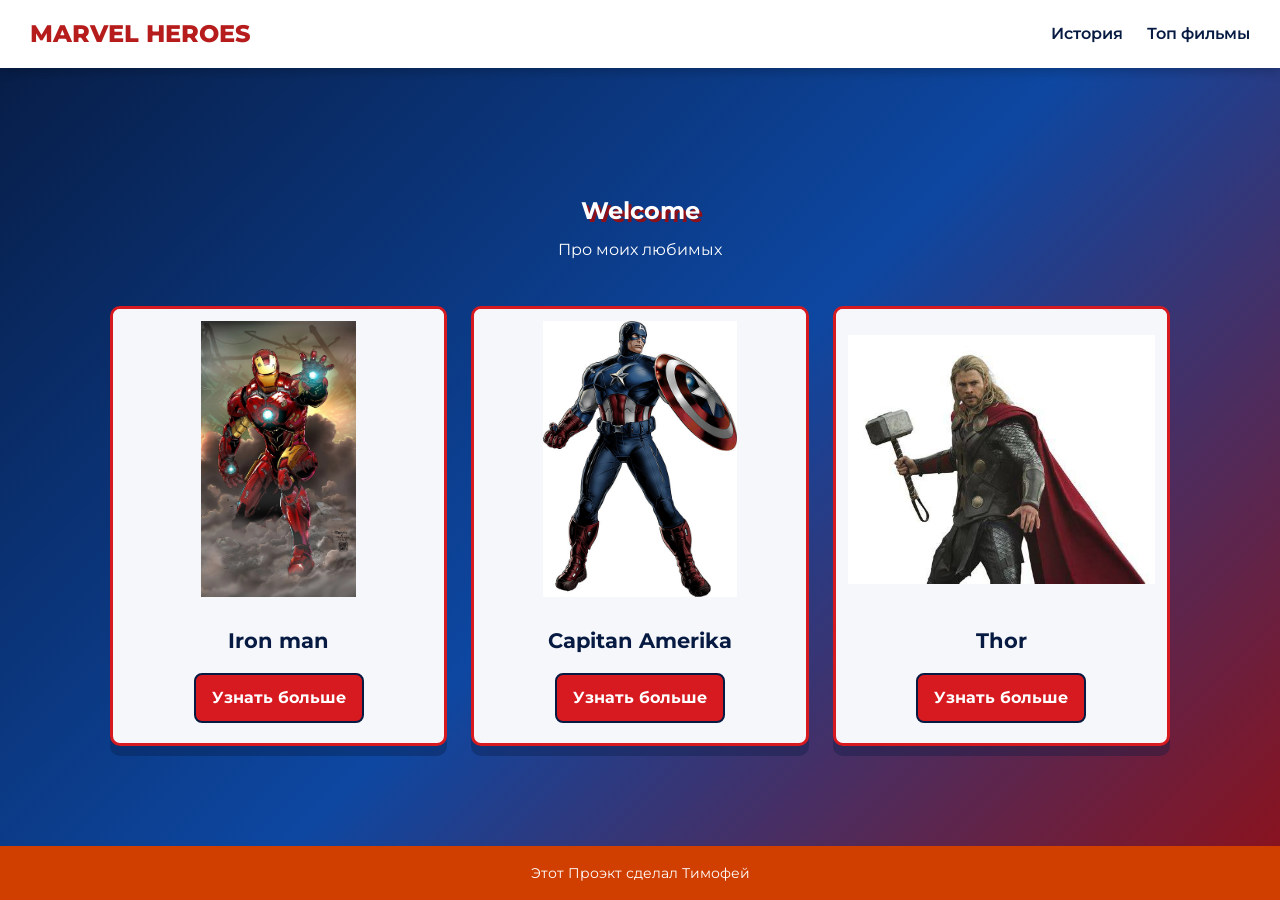
<file: index.html>
<!DOCTYPE html>
<html lang="en">

<head>
    <meta charset="UTF-8">
    <meta name="viewport" content="width=device-width, initial-scale=1.0">
    <title>Marvel Heroes</title>
    <link rel="stylesheet" href="style.css">
</head>

<body>
    <header>
        <a href="index.html" class="logo">Marvel Heroes</a>
        <nav class="nav">
            <a href="history.html">История</a>
            <a href="top.html">Топ фильмы</a>
        </nav>
    </header>
    <main>
        <section class="hero-section">
            <h1>Welcome</h1>
            <p class="hero-subtitle">Про моих любимых </p>
        </section>
        <section class="heroes-page-content">
            <div class="heroes-grid">
                <article class="hero-mini">
                    <div class="hero-mini-image">
                        <img src="img/IronMan2.webp" alt="ironman">
                    </div>
                    <h3>Iron man</h3>
                    <a href="ironman.html" class="button">
                        Узнать больше
                    </a>
                </article>
                <article class="hero-mini">
                    <div class="hero-mini-image">
                        <img src="img/Captain-America-Marvel-Comics-Avengers-Steve-Rogers-r.jpg" alt="captain">
                    </div>
                    <h3>Capitan Amerika</h3>
                    <a href="captain.html" class="button">
                        Узнать больше
                    </a>
                </article>
                <article class="hero-mini">
                    <div class="hero-mini-image">
                        <img src="img/OIP.jpg" alt="Thor">
                    </div>
                    <h3>Thor</h3>
                    <a href="thor.html" class="button">
                        Узнать больше
                    </a>
                </article>
            </div>
        </section>
    </main>
    <footer>
        <p>Этот Проэкт сделал Тимофей</p>
    </footer>
</body>

</html>
</file>
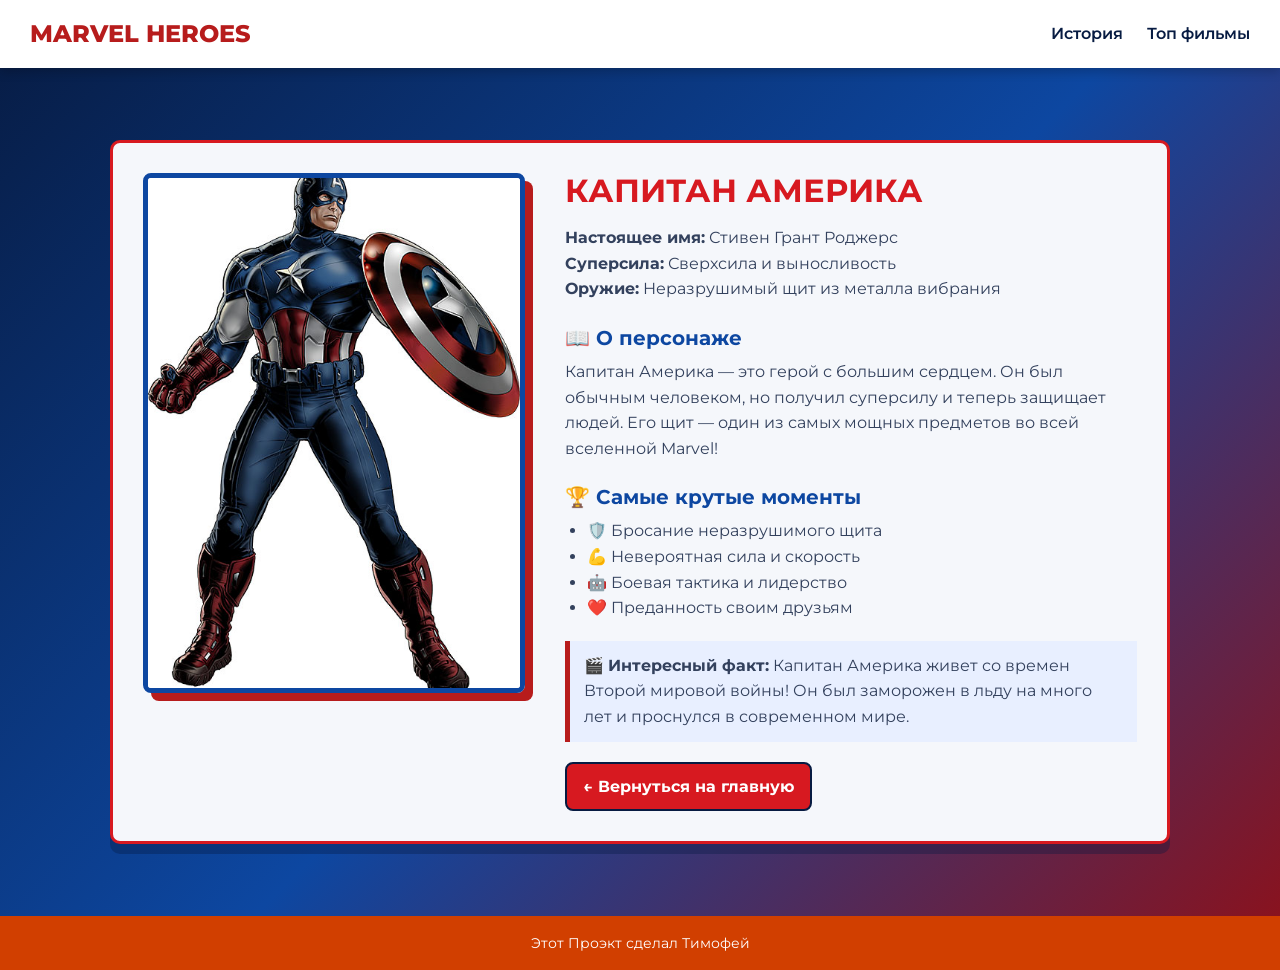
<file: captain.html>
<!DOCTYPE html>
<html lang="en">

<head>
    <meta charset="UTF-8">
    <meta name="viewport" content="width=device-width, initial-scale=1.0">
    <title>Marvel Heroes</title>
    <link rel="stylesheet" href="style.css">
</head>

<body>
    <header>
        <a href="index.html" class="logo">Marvel Heroes</a>
        <nav class="nav">
            <a href="history.html">История</a>
            <a href="top.html">Топ фильмы</a>
        </nav>
    </header>
    <main>
        <section class="hero-detail">
            <div class="hero-detail-container">
                <div class="hero-detail-image">
                    <img src="img/Captain-America-Marvel-Comics-Avengers-Steve-Rogers-r.jpg" alt="captain">
                </div>
                <div class="hero-detail-content">
                    <h1>КАПИТАН АМЕРИКА</h1>
                    <p><strong>Настоящее имя:</strong> Стивен Грант Роджерс</p>
                    <p><strong>Суперсила:</strong> Сверхсила и выносливость</p>
                    <p><strong>Оружие:</strong> Неразрушимый щит из металла вибрания</p>
                    
                    <h2>📖 О персонаже</h2>
                    <p>Капитан Америка — это герой с большим сердцем. Он был обычным человеком, но получил суперсилу и теперь защищает людей. Его щит — один из самых мощных предметов во всей вселенной Marvel!</p>
                    
                    <h2>🏆 Самые крутые моменты</h2>
                    <ul>
                        <li>🛡️ Бросание неразрушимого щита</li>
                        <li>💪 Невероятная сила и скорость</li>
                        <li>🤖 Боевая тактика и лидерство</li>
                        <li>❤️ Преданность своим друзьям</li>
                    </ul>
                    
                    <p class="fun-fact">🎬 <strong>Интересный факт:</strong> Капитан Америка живет со времен Второй мировой войны! Он был заморожен в льду на много лет и проснулся в современном мире.</p>
                    
                    <a href="index.html" class="button">← Вернуться на главную</a>
                </div>


            </div>
        </section>
    </main>
    <footer>
        <p>Этот Проэкт сделал Тимофей</p>
    </footer>
</body>

</html>
</file>
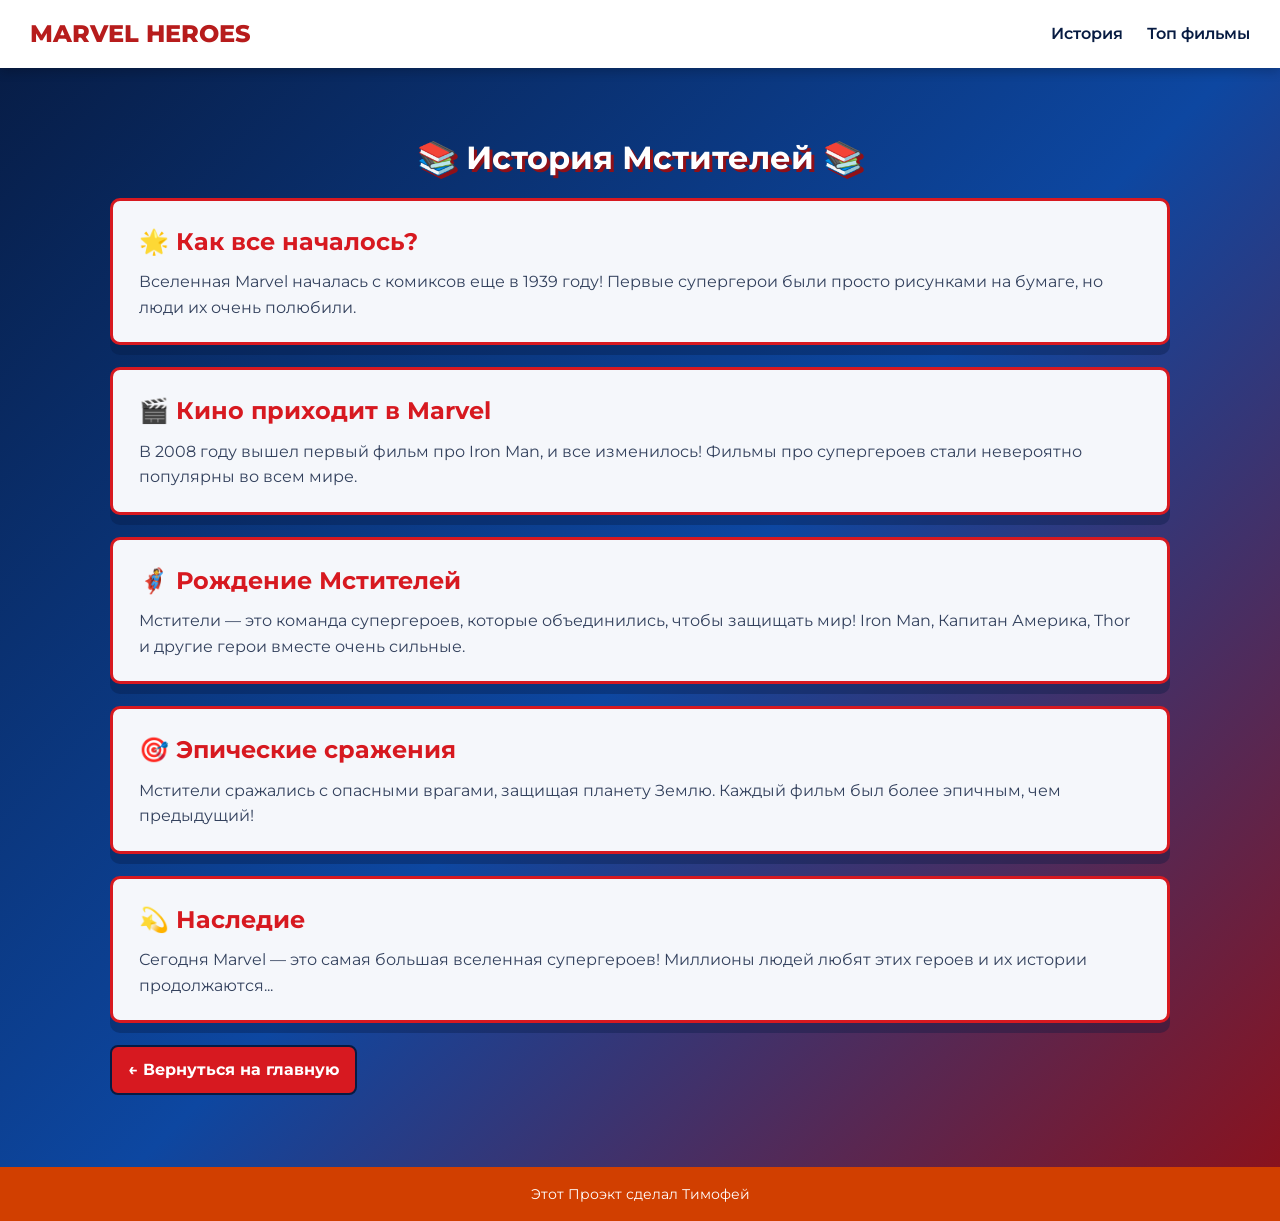
<file: history.html>
<!DOCTYPE html>
<html lang="en">

<head>
    <meta charset="UTF-8">
    <meta name="viewport" content="width=device-width, initial-scale=1.0">
    <title>Marvel Heroes</title>
    <link rel="stylesheet" href="style.css">
</head>

<body>
    <header>
        <a href="index.html" class="logo">Marvel Heroes</a>
        <nav class="nav">
            <a href="history.html">История</a>
            <a href="top.html">Топ фильмы</a>
        </nav>
    </header>
    <main>
        <h1>📚 История Мстителей 📚</h1>

        <div class="history-card">
            <h2>🌟 Как все началось?</h2>
            <p>Вселенная Marvel началась с комиксов еще в 1939 году! Первые супергерои были просто рисунками на бумаге,
                но люди их очень полюбили.</p>
        </div>

        <div class="history-card">
            <h2>🎬 Кино приходит в Marvel</h2>
            <p>В 2008 году вышел первый фильм про Iron Man, и все изменилось! Фильмы про супергероев стали невероятно
                популярны во всем мире.</p>
        </div>

        <div class="history-card">
            <h2>🦸 Рождение Мстителей</h2>
            <p>Мстители — это команда супергероев, которые объединились, чтобы защищать мир! Iron Man, Капитан Америка,
                Thor и другие герои вместе очень сильные.</p>
        </div>

        <div class="history-card">
            <h2>🎯 Эпические сражения</h2>
            <p>Мстители сражались с опасными врагами, защищая планету Землю. Каждый фильм был более эпичным, чем
                предыдущий!</p>
        </div>

        <div class="history-card">
            <h2>💫 Наследие</h2>
            <p>Сегодня Marvel — это самая большая вселенная супергероев! Миллионы людей любят этих героев и их истории
                продолжаются...</p>
        </div>

        <a href="index.html" class="button">← Вернуться на главную</a>
    </main>
    <footer>
        <p>Этот Проэкт сделал Тимофей</p>
    </footer>
</body>

</html>
</file>
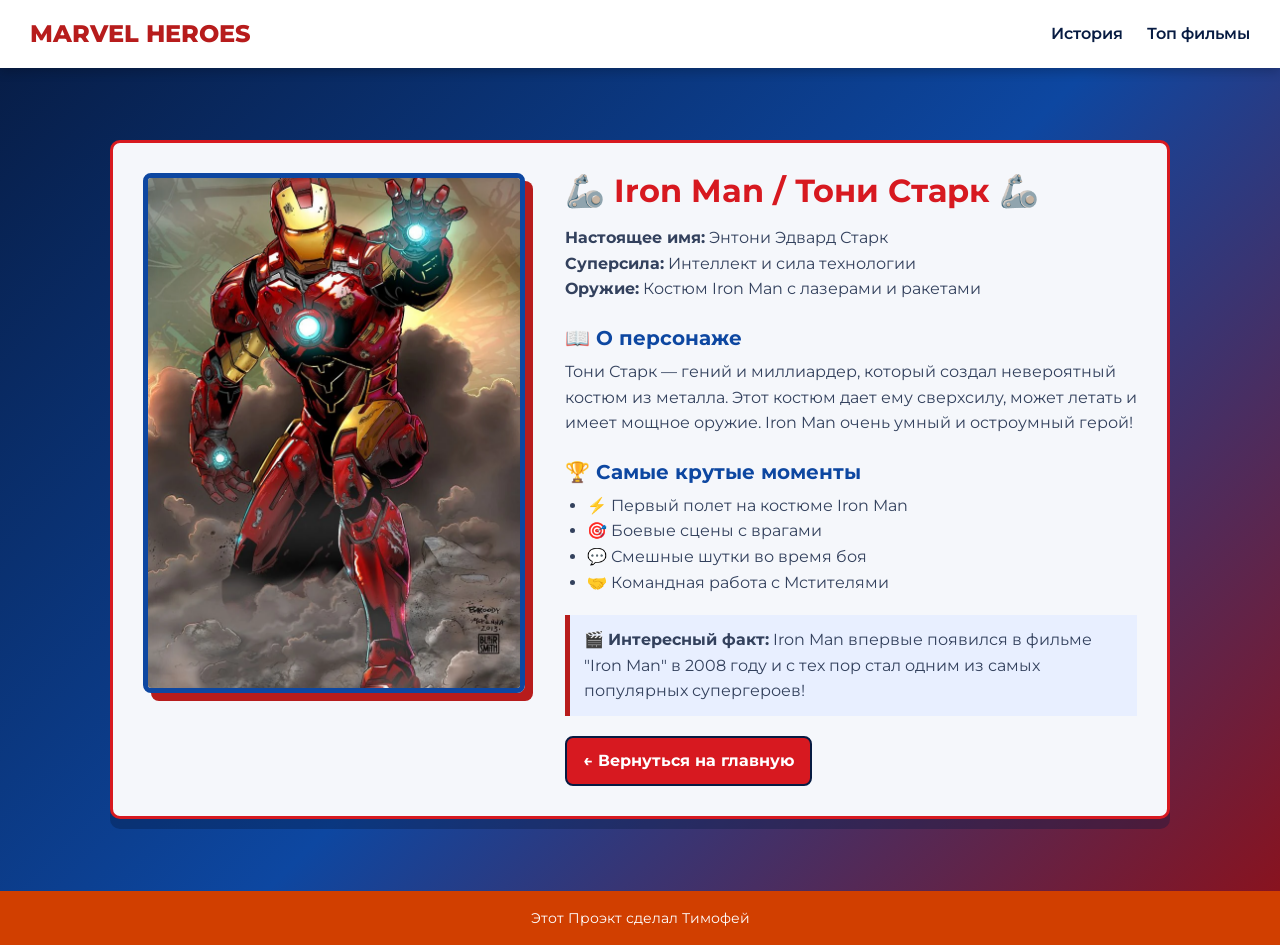
<file: ironman.html>
<!DOCTYPE html>
<html lang="en">

<head>
    <meta charset="UTF-8">
    <meta name="viewport" content="width=device-width, initial-scale=1.0">
    <title>Marvel Heroes</title>
    <link rel="stylesheet" href="style.css">
</head>

<body>
    <header>
        <a href="index.html" class="logo">Marvel Heroes</a>
        <nav class="nav">
            <a href="history.html">История</a>
            <a href="top.html">Топ фильмы</a>
        </nav>
    </header>
    <main>
        <section class="hero-detail">
            <div class="hero-detail-container">
                <div class="hero-detail-image">
                    <img src="img/IronMan2.webp" alt="ironman">
                </div>
                <div class="hero-detail-content">
                    <h1>🦾 Iron Man / Тони Старк 🦾</h1>
                    <p><strong>Настоящее имя:</strong> Энтони Эдвард Старк</p>
                    <p><strong>Суперсила:</strong> Интеллект и сила технологии</p>
                    <p><strong>Оружие:</strong> Костюм Iron Man с лазерами и ракетами</p>
                    
                    <h2>📖 О персонаже</h2>
                    <p>Тони Старк — гений и миллиардер, который создал невероятный костюм из металла. Этот костюм дает ему сверхсилу, может летать и имеет мощное оружие. Iron Man очень умный и остроумный герой!</p>
                    
                    <h2>🏆 Самые крутые моменты</h2>
                    <ul>
                        <li>⚡ Первый полет на костюме Iron Man</li>
                        <li>🎯 Боевые сцены с врагами</li>
                        <li>💬 Смешные шутки во время боя</li>
                        <li>🤝 Командная работа с Мстителями</li>
                    </ul>
                    
                    <p class="fun-fact">🎬 <strong>Интересный факт:</strong> Iron Man впервые появился в фильме "Iron Man" в 2008 году и с тех пор стал одним из самых популярных супергероев!</p>
                    
                    <a href="index.html" class="button">← Вернуться на главную</a>
                </div>


            </div>
        </section>
    </main>
    <footer>
        <p>Этот Проэкт сделал Тимофей</p>
    </footer>
</body>

</html>
</file>
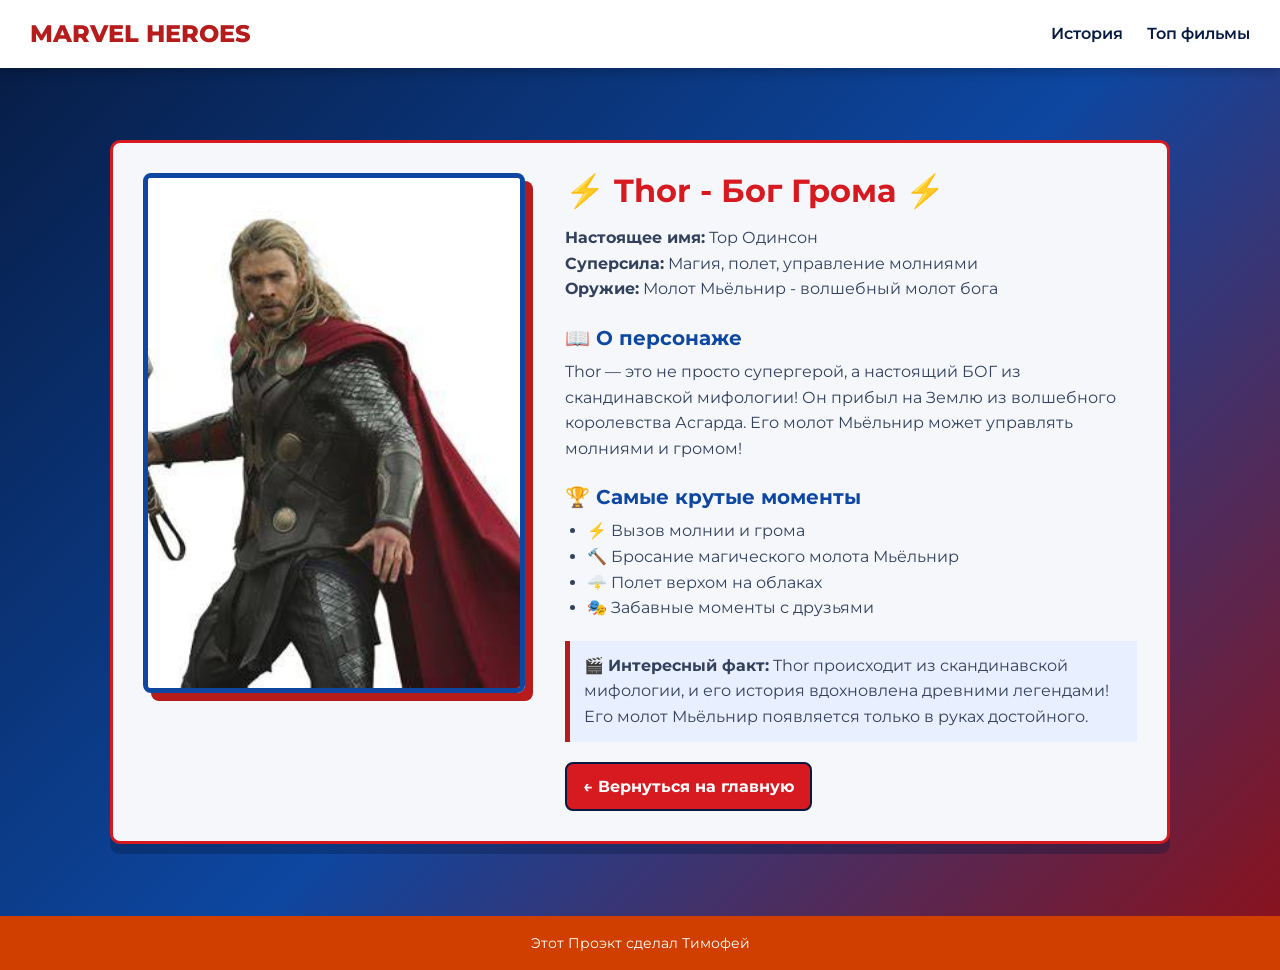
<file: thor.html>
<!DOCTYPE html>
<html lang="en">

<head>
    <meta charset="UTF-8">
    <meta name="viewport" content="width=device-width, initial-scale=1.0">
    <title>Marvel Heroes</title>
    <link rel="stylesheet" href="style.css">
</head>

<body>
    <header>
        <a href="index.html" class="logo">Marvel Heroes</a>
        <nav class="nav">
            <a href="history.html">История</a>
            <a href="top.html">Топ фильмы</a>
        </nav>
    </header>
    <main>
        <section class="hero-detail">
            <div class="hero-detail-container">
                <div class="hero-detail-content">
                    <img src="img/OIP.jpg" alt="thor">
                </div>
                <div class="hero-detail-content">
                 <h1>⚡ Thor - Бог Грома ⚡</h1>
                    <p><strong>Настоящее имя:</strong> Тор Одинсон</p>
                    <p><strong>Суперсила:</strong> Магия, полет, управление молниями</p>
                    <p><strong>Оружие:</strong> Молот Мьёльнир - волшебный молот бога</p>
                    
                    <h2>📖 О персонаже</h2>
                    <p>Thor — это не просто супергерой, а настоящий БОГ из скандинавской мифологии! Он прибыл на Землю из волшебного королевства Асгарда. Его молот Мьёльнир может управлять молниями и громом!</p>
                    
                    <h2>🏆 Самые крутые моменты</h2>
                    <ul>
                        <li>⚡ Вызов молнии и грома</li>
                        <li>🔨 Бросание магического молота Мьёльнир</li>
                        <li>🌩️ Полет верхом на облаках</li>
                        <li>🎭 Забавные моменты с друзьями</li>
                    </ul>
                    
                    <p class="fun-fact">🎬 <strong>Интересный факт:</strong> Thor происходит из скандинавской мифологии, и его история вдохновлена древними легендами! Его молот Мьёльнир появляется только в руках достойного.</p>
                    
                    <a href="index.html" class="button">← Вернуться на главную</a>
                </div>


            </div>
        </section>
    </main>
    <footer>
        <p>Этот Проэкт сделал Тимофей</p>
    </footer>
</body>

</html>
</file>
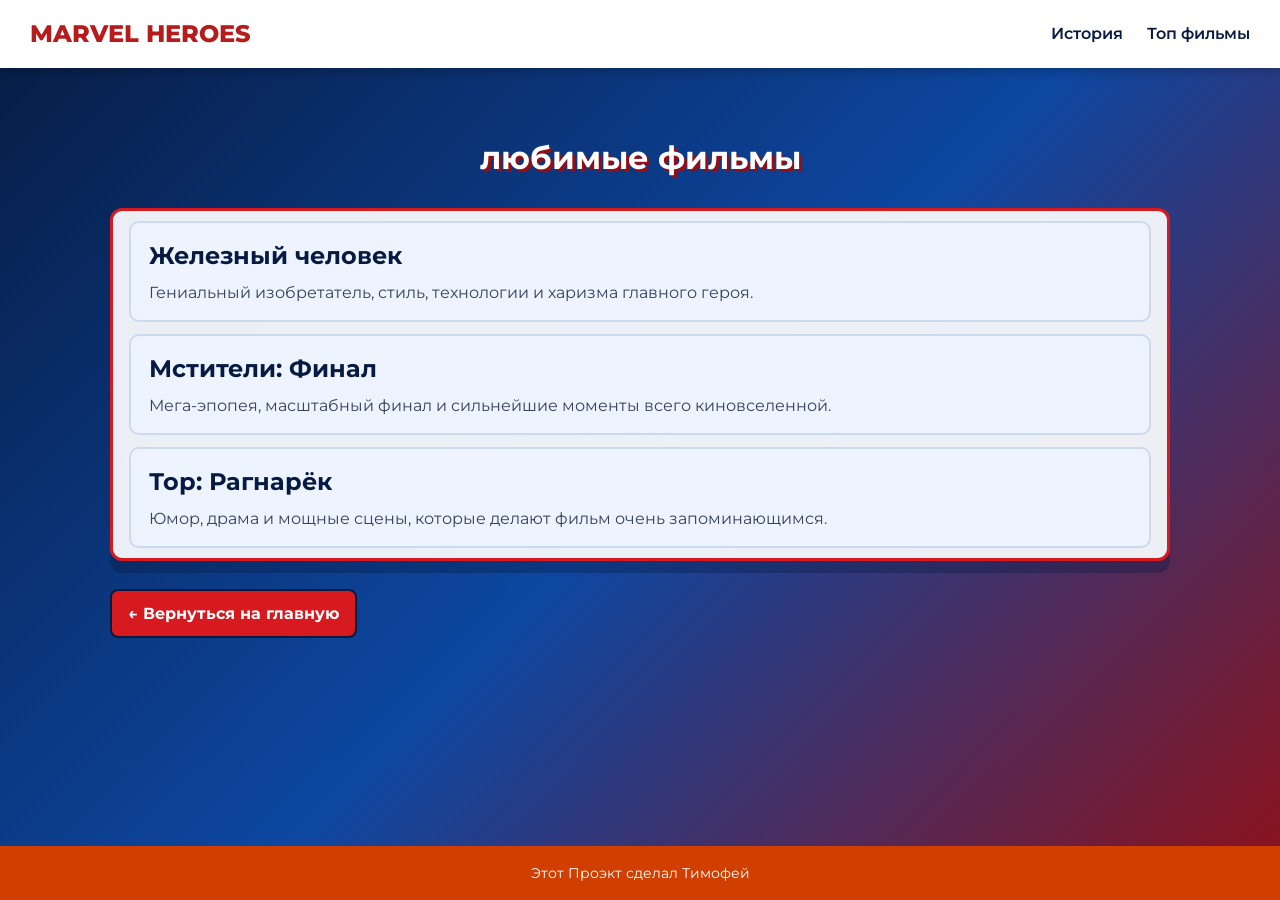
<file: top.html>
<!DOCTYPE html>
<html lang="en">

<head>
    <meta charset="UTF-8">
    <meta name="viewport" content="width=device-width, initial-scale=1.0">
    <title>Marvel Heroes</title>
    <link rel="stylesheet" href="style.css">
</head>

<body>
    <header>
        <a href="index.html" class="logo">Marvel Heroes</a>
        <nav class="nav">
            <a href="history.html">История</a>
            <a href="top.html">Топ фильмы</a>
        </nav>
    </header>
    <main>
        <h1>любимые фильмы</h1>
        <section class="top-block">
            <ol class="top-list">
                <li class="top-item">
                    <div>
                        <h2>Железный человек</h2>
                        <p>Гениальный изобретатель, стиль, технологии и харизма главного героя.</p>
                    </div>
                </li>
                <li class="top-item">
                    <div>
                        <h2>Мстители: Финал</h2>
                        <p>Мега-эпопея, масштабный финал и сильнейшие моменты всего киновселенной.</p>
                    </div>
                </li>
                <li class="top-item">
                    <div>
                        <h2>Тор: Рагнарёк</h2>
                        <p>Юмор, драма и мощные сцены, которые делают фильм очень запоминающимся.</p>
                    </div>

                </li>


            </ol>
        </section>


        <a href="index.html" class="button">← Вернуться на главную</a>
    </main>
    <footer>
        <p>Этот Проэкт сделал Тимофей</p>
    </footer>
</body>

</html>
</file>
<file: style.css>
@import url('https://fonts.googleapis.com/css2?family=Montserrat:ital,wght@0,100..900;1,100..900&display=swap');

* {
    margin: 0;
    padding: 0;
    box-sizing: border-box;
}

html {
    scroll-behavior: smooth;
}

body {
    font-family: "Montserrat", sans-serif;
    background: linear-gradient(135deg, #071b42, #0d47a1 52%, #8f1018);
    color: #ffffff;
    display: flex;
    flex-direction: column;
    min-height: 100vh;
    line-height: 1.6;
}



header {
    position: relative;
    z-index: 1;
    background-color: white;
    padding: 15px 30px;
    display: flex;
    border-bottom: #d71920;
    justify-content: space-between;
    align-items: center;
    box-shadow: 0 4px 10px rgba(0, 0, 0, 0.2);
}

.logo {
    font-size: 24px;
    font-weight: 800;
    color: #b71c1c;
    text-decoration: none;
    text-transform: uppercase;
}

.nav a {
    color: #071b42;
    text-decoration: none;
    margin-left: 20px;
    font-weight: 600;
    transition: color 0.3s ease;
}

.nav a:hover {
    color: #b71c1c;
}

main {
    position: relative;
    z-index: 0;
    flex: 1;
    padding: clamp(32px, 6vw, 72px) 20px;
    width: min(1100px, 100%);
    margin: 0 auto;

}

main>h1,
.hero-section h1 {
    color: #ffffff;
    text-align: center;
    font-size: clamp (30px, 6vw, 58px);
    line-height: 1.1;
    text-shadow: 3px 3px 0 #8f1018;
}

.hero-section {
    padding: clamp(20px, 5vw, 58px) 10px 44px;
    animation: rise 0.7s ease both;
}

.hero-subtitle {
    color: #ffffff;
    text-align: center;
    font-size: 16px;
    margin-top: 12px;
}

.heroes-grid {
    display: grid;
    grid-template-columns: repeat(3, 1fr);
    gap: 24px;

}

.hero-mini,
.history-card,
.hero-detail-container {
    background: #f5f7fb;
    border: 3px solid #d71920;
    border-radius: 10px;
    box-shadow: 0 10px 0 rgba(7, 27, 66, 0.35);
}

.hero-mini {
    overflow: hidden;
    padding-bottom: 20px;
    text-align: center;
    animation: rise 0.7s ease both;
}

.hero-mini:nth-child(2) {
    animation-delay: 0.12s;
}

.hero-mini:nth-child(3) {
    animation-delay: 0.24s;
}

.hero-mini-image {
    height: 300px;
    padding: 12px;
    overflow: hidden;
    background: #f5f7fb;
}

.hero-mini-image img {
    width: 100%;
    height: 100%;
    object-fit: contain;
    transition: transform 0.4s ease;
}

.hero-mini:hover .hero-mini-image img {
    transform: scale(1.08);
}

.hero-mini h3 {
    color: #071b42;
    margin: 15px 8px;
    font-size: 21px;
}

.history-card {
    margin: 22px 0;
    padding: 22px 26px;
    animation: rise 0.6s ease both;
}

.history-card h2 {
    color: #d71920;
    margin-bottom: 8px;
}

.history-card p {
    color: #33415d;
}

.hero-detail-container {
    display: grid;
    grid-template-columns: minmax(260px, 0.8fr) 1.2fr;
    gap: 40px;
    background-color: rgba(0, 0, 0, 0.25);
    padding: 30px;
    animation: rise 0.7s ease both;
}

.hero-detail-image,
.hero-detail-content:first-child {
    display: flex;
    justify-content: center;
}

.hero-detail-image img,
.hero-detail-content:first-child img {
    width: 100%;
    max-width: 390px;
    max-height: 520px;
    object-fit: cover;
    border: 5px solid #0d47a1;
    border-radius: 8px;
    display: block;
    box-shadow: 8px 8px 0 #b71c1c;
}

.hero-detail-content h1 {
    color: #d71920;
    line-height: 1.15;
    font-size: 32px;
    margin-bottom: 15px;
}

.hero-detail-content h2 {
    font-size: 20px;
    margin-top: 20px;
    padding-bottom: 5px;
    color: #0d47a1;
}

.hero-detail-content p,
.hero-detail-content li {
    color: #33415d;
}

.hero-detail-content ul {
    padding-left: 22px;
}

.fun-fact {
    border-left: 5px solid #b71c1c;
    background: #e8efff;
    padding: 12px 14px;
    margin: 20px 0;
}

.button {
    display: inline-block;
    border: 2px solid #071b42;
    border-radius: 8px;
    background: #d71920;
    color: #fff;
    padding: 10px 16px;
    font-weight: 700;
    text-decoration: none;
    transition: transform 0.2s ease, background 0.2s ease, box-shadow 0.2s ease;
}

.button:hover,
.button:focus-visible {
    background: #0d47a1;
    transform: translateY(-3px);
    box-shadow: 0 7px 0 rgba(7, 27, 66, 0.35);
}

.button:focus-visible,
.nav a:focus-visible,
.logo:focus-visible {
    outline: 3px solid #ffd83d;
    outline-offset: 3px;
}

footer {
    background-color: rgb(209, 63, 0);
    text-align: center;
    padding: 16px;
    position: relative;
    z-index: 1;
    color: #ffffff;
    font-size: 14px;
}

@keyframes rise {
    from {
        opacity: 0;
        transform: translateY(18px);
    }

    to {
        opacity: 1;
        transform: translateY(0);
    }
}

@media (max-width: 720px) {
    header {
        align-items: flex-start;
        flex-direction: column;
    }

    .heroes-grid,
    .hero-detail-container {
        grid-template-columns: 1fr;
    }

    .hero-mini-image {
        height: 270px;
    }

    .hero-detail-content:first-child img {
        max-height: 380px;
    }
}

@media (prefers-reduced-motion: reduce) {

    *,
    *::before,
    *::after {
        animation-duration: 0.01ms !important;
        transition-duration: 0.01ms !important;
        scroll-behavior: auto !important;
    }
}
.top-block {
  margin: 32px 0 28px;
  background: rgba(245, 247, 251, 0.96);
  border: 3px solid #d71920;
  border-radius: 12px;
  padding: 10px 16px;
  box-shadow: 0 12px 0 rgba(7, 27, 66, 0.35);
}

.top-list {
  list-style: none;
  display: flex;
  flex-direction: column;
  gap: 12px;
}

.top-item {
  align-items: center;
  gap: 16px;
  background: #eef4ff;
  border: 2px solid rgba(13, 71, 161, 0.15);
  border-radius: 10px;
  padding: 14px 18px;
}

.top-item h2 {
  color: #071b42;
  margin-bottom: 5px;
  font-size: clamp(20px, 2vw, 24px);
}

.top-item p {
  color: #33415d;
}
.hero-mini,
.history-card,
.hero-detail-container {
  background: #f5f7fb;
  border: 3px solid #d71920;
  border-radius: 10px;
  box-shadow: 0 10px 0 rgba(7, 27, 66, 0.35);
}
</file>
